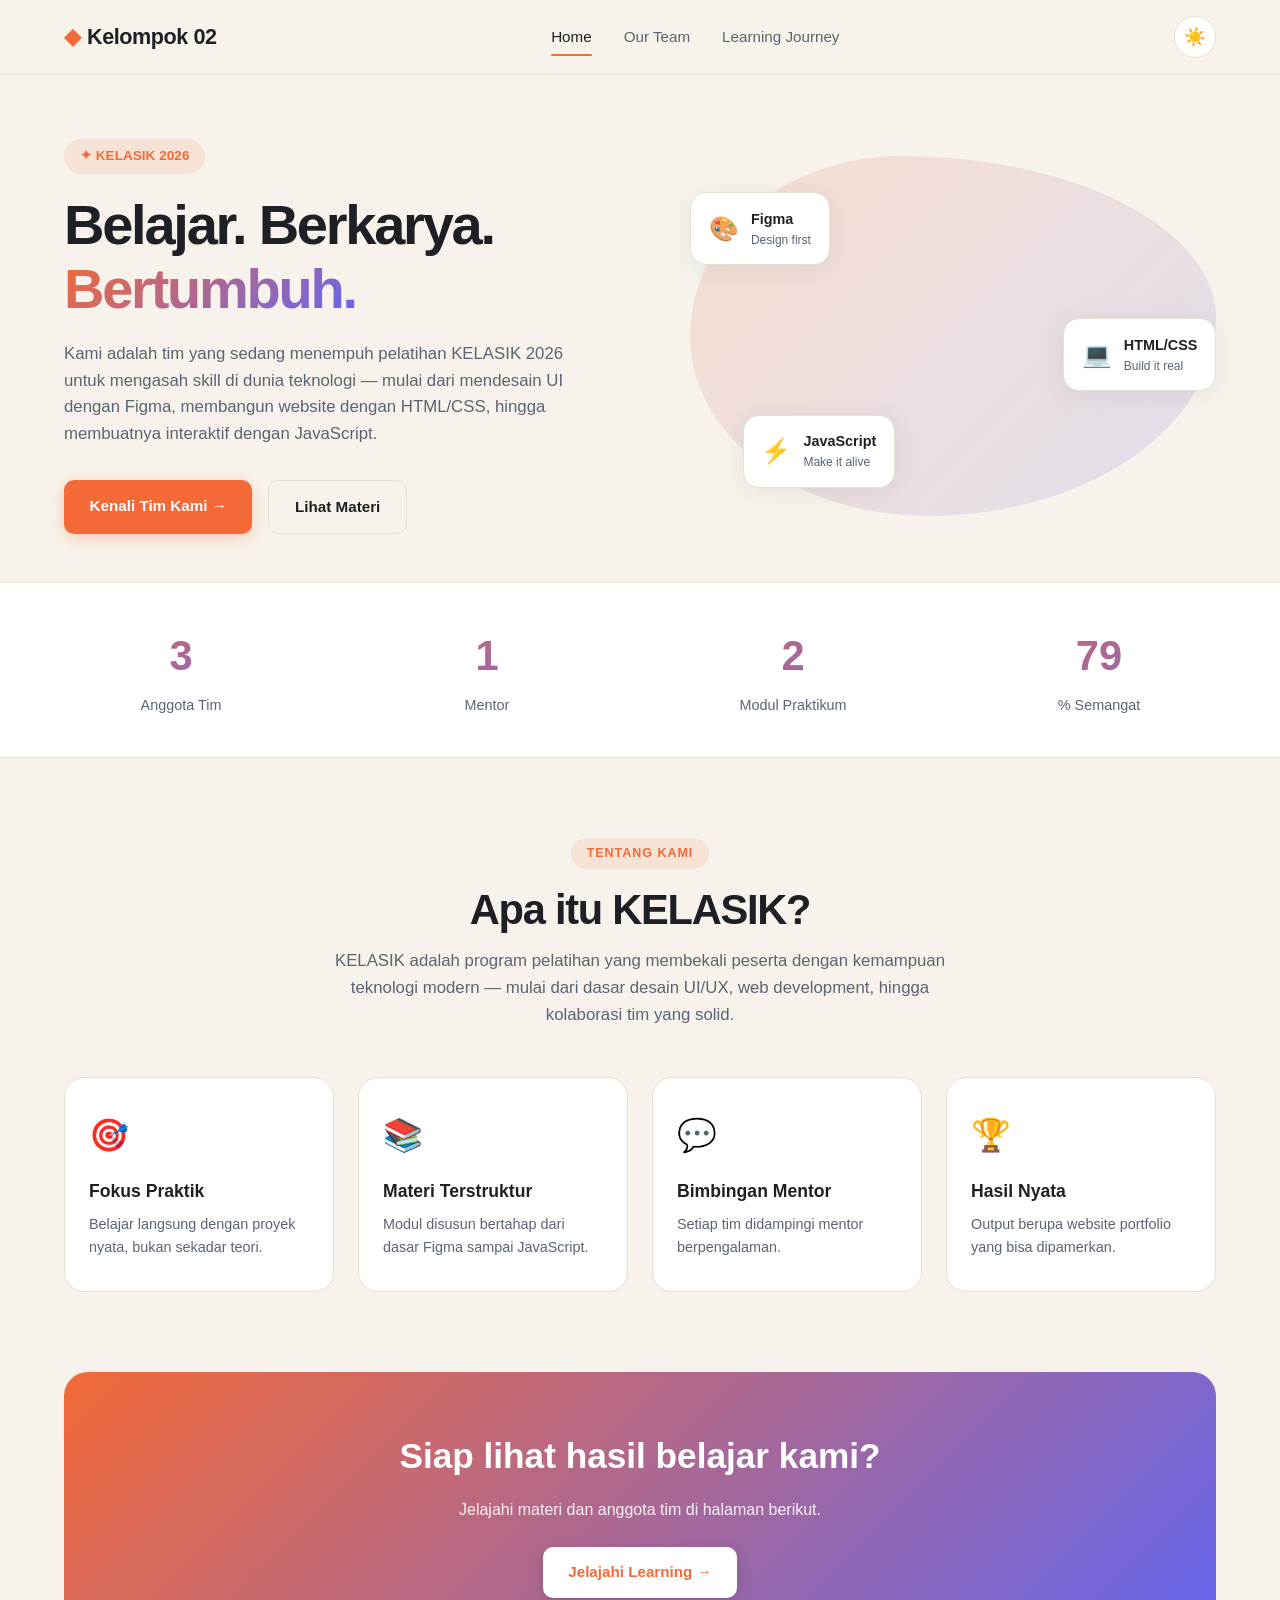
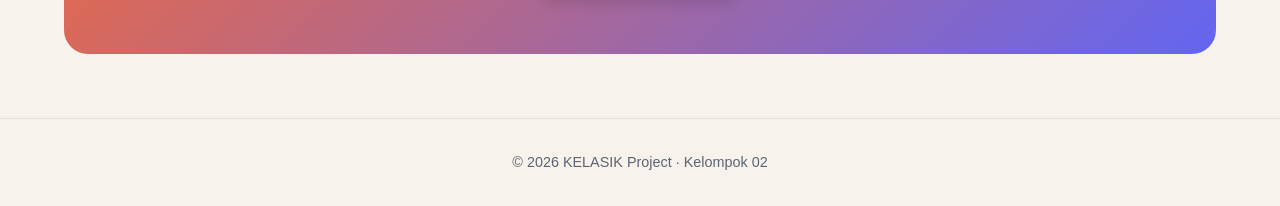
<file: index.html>
<!DOCTYPE html>
<html lang="id" data-theme="light">
<head>
  <meta charset="UTF-8" />
  <meta name="viewport" content="width=device-width, initial-scale=1.0" />
  <title>Home | KELASIK Project</title>
  <link rel="stylesheet" href="css/style.css" />
</head>
<body>

  <!-- ===================== NAVBAR ===================== -->
  <header class="site-header">
    <nav class="navbar" aria-label="Navigasi utama">
      <a class="brand" href="index.html">
        <span class="brand-dot">◆</span> Kelompok 02
      </a>

      <button class="menu-toggle" type="button" aria-expanded="false" aria-controls="navLinks">
        Menu
      </button>

      <div class="nav-links" id="navLinks">
        <a href="index.html" class="active">Home</a>
        <a href="team.html">Our Team</a>
        <a href="learning.html">Learning Journey</a>
      </div>

      <button id="themeToggle" class="theme-btn" aria-label="Ganti tema">
        <span class="icon-sun">☀️</span>
        <span class="icon-moon">🌙</span>
      </button>
    </nav>
  </header>

  <!-- ===================== HERO ===================== -->
  <main>
    <section class="hero">
      <div class="hero-text">
        <span class="badge">✦ KELASIK 2026</span>
        <h1 class="hero-title">
          Belajar. Berkarya.<br />
          <span class="gradient-text">Bertumbuh.</span>
        </h1>
        <p class="hero-desc">
          Kami adalah tim yang sedang menempuh pelatihan KELASIK 2026 untuk
          mengasah skill di dunia teknologi — mulai dari mendesain UI dengan
          Figma, membangun website dengan HTML/CSS, hingga membuatnya interaktif
          dengan JavaScript.
        </p>
        <div class="hero-buttons">
          <a class="button" href="team.html">Kenali Tim Kami →</a>
          <a class="button button-outline" href="learning.html">Lihat Materi</a>
        </div>
      </div>

      <div class="hero-visual">
        <div class="hero-blob"></div>
        <div class="floating-card card-1">
          <span class="card-icon">🎨</span>
          <div>
            <strong>Figma</strong>
            <p>Design first</p>
          </div>
        </div>
        <div class="floating-card card-2">
          <span class="card-icon">💻</span>
          <div>
            <strong>HTML/CSS</strong>
            <p>Build it real</p>
          </div>
        </div>
        <div class="floating-card card-3">
          <span class="card-icon">⚡</span>
          <div>
            <strong>JavaScript</strong>
            <p>Make it alive</p>
          </div>
        </div>
      </div>
    </section>

    <!-- ===================== STATS ===================== -->
    <section class="stats">
      <div class="stats-container">
        <div class="stat-item">
          <h3 class="stat-number" data-count="5">0</h3>
          <p>Anggota Tim</p>
        </div>
        <div class="stat-item">
          <h3 class="stat-number" data-count="2">0</h3>
          <p>Mentor</p>
        </div>
        <div class="stat-item">
          <h3 class="stat-number" data-count="3">0</h3>
          <p>Modul Praktikum</p>
        </div>
        <div class="stat-item">
          <h3 class="stat-number" data-count="100">0</h3>
          <p>% Semangat</p>
        </div>
      </div>
    </section>

    <!-- ===================== ABOUT ===================== -->
    <section class="about">
      <div class="section-header">
        <span class="section-tag">Tentang Kami</span>
        <h2>Apa itu KELASIK?</h2>
        <p>
          KELASIK adalah program pelatihan yang membekali peserta dengan
          kemampuan teknologi modern — mulai dari dasar desain UI/UX,
          web development, hingga kolaborasi tim yang solid.
        </p>
      </div>

      <div class="feature-grid">
        <div class="feature-card">
          <div class="feature-icon">🎯</div>
          <h3>Fokus Praktik</h3>
          <p>Belajar langsung dengan proyek nyata, bukan sekadar teori.</p>
        </div>
        <div class="feature-card">
          <div class="feature-icon">📚</div>
          <h3>Materi Terstruktur</h3>
          <p>Modul disusun bertahap dari dasar Figma sampai JavaScript.</p>
        </div>
        <div class="feature-card">
          <div class="feature-icon">💬</div>
          <h3>Bimbingan Mentor</h3>
          <p>Setiap tim didampingi mentor berpengalaman.</p>
        </div>
        <div class="feature-card">
          <div class="feature-icon">🏆</div>
          <h3>Hasil Nyata</h3>
          <p>Output berupa website portfolio yang bisa dipamerkan.</p>
        </div>
      </div>
    </section>

    <!-- ===================== CTA ===================== -->
    <section class="cta">
      <div class="cta-container">
        <h2>Siap lihat hasil belajar kami?</h2>
        <p>Jelajahi materi dan anggota tim di halaman berikut.</p>
        <a href="learning.html" class="button">Jelajahi Learning →</a>
      </div>
    </section>
  </main>

  <!-- ===================== FOOTER ===================== -->
  <footer class="footer">
    <div class="footer-container">
      <p>© 2026 KELASIK Project · Kelompok 02</p>
    </div>
  </footer>

  <script src="js/main.js" defer></script>
</body>
</html>
</file>
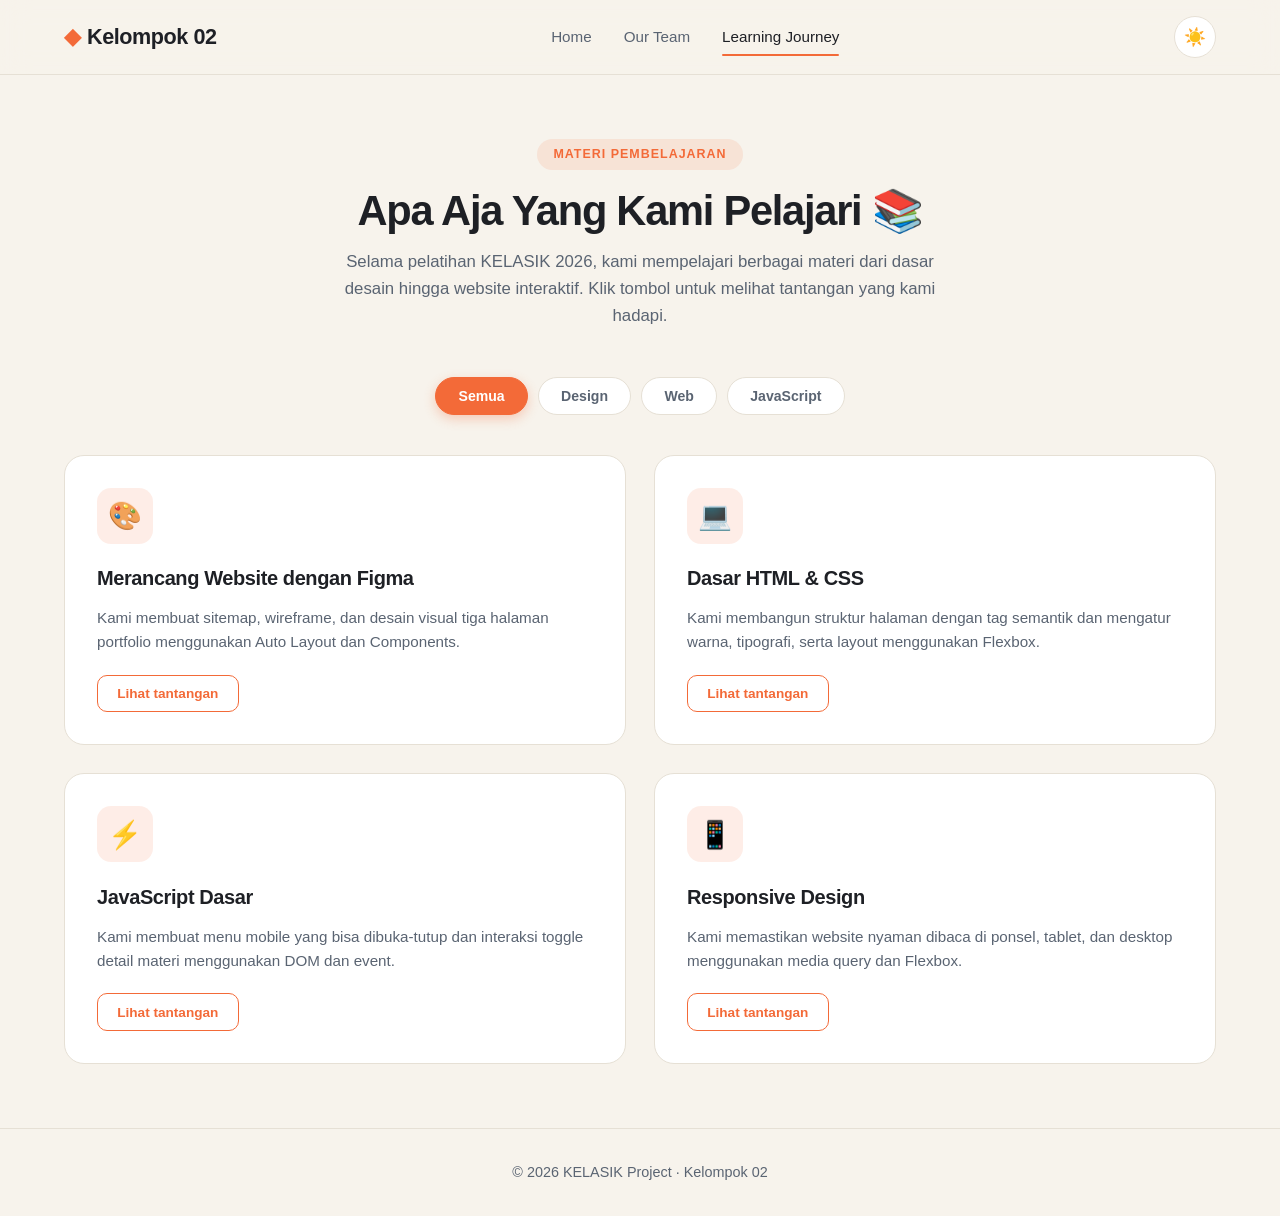
<file: learning.html>
<!DOCTYPE html>
<html lang="id" data-theme="light">
<head>
  <meta charset="UTF-8" />
  <meta name="viewport" content="width=device-width, initial-scale=1.0" />
  <title>Learning Journey | KELASIK Project</title>
  <link rel="stylesheet" href="css/style.css" />
  <link rel="stylesheet" href="css/learning.css" />
</head>
<body>

  <!-- ===================== NAVBAR ===================== -->
  <header class="site-header">
    <nav class="navbar" aria-label="Navigasi utama">
      <a class="brand" href="index.html">
        <span class="brand-dot">◆</span> Kelompok 02
      </a>

      <button class="menu-toggle" type="button" aria-expanded="false" aria-controls="navLinks">
        Menu
      </button>

      <div class="nav-links" id="navLinks">
        <a href="index.html">Home</a>
        <a href="team.html">Our Team</a>
        <a href="learning.html" class="active">Learning Journey</a>
      </div>

      <button id="themeToggle" class="theme-btn" aria-label="Ganti tema">
        <span class="icon-sun">☀️</span>
        <span class="icon-moon">🌙</span>
      </button>
    </nav>
  </header>

  <!-- ===================== LEARNING SECTION ===================== -->
  <main class="page-content">
    <div class="section-header">
      <span class="section-tag">Materi Pembelajaran</span>
      <h1>Apa Aja Yang Kami Pelajari 📚</h1>
      <p>
        Selama pelatihan KELASIK 2026, kami mempelajari berbagai materi dari
        dasar desain hingga website interaktif. Klik tombol untuk melihat
        tantangan yang kami hadapi.
      </p>
    </div>

    <!-- FILTER TABS -->
    <div class="filter-tabs">
      <button class="filter-btn active" data-filter="all">Semua</button>
      <button class="filter-btn" data-filter="design">Design</button>
      <button class="filter-btn" data-filter="web">Web</button>
      <button class="filter-btn" data-filter="js">JavaScript</button>
    </div>

    <!-- MODULE GRID -->
    <div class="module-grid">

      <!-- MODUL 1: FIGMA -->
      <article class="learning-card" data-category="design">
        <div class="learning-icon">🎨</div>
        <h2>Merancang Website dengan Figma</h2>
        <p>
          Kami membuat sitemap, wireframe, dan desain visual tiga halaman
          portfolio menggunakan Auto Layout dan Components.
        </p>

        <button
          class="detail-toggle"
          type="button"
          aria-expanded="false"
          aria-controls="figmaDetail"
        >
          Lihat tantangan
        </button>

        <div class="learning-detail" id="figmaDetail" hidden>
          <p><strong>Tantangan:</strong> Menyamakan spacing tiap halaman.</p>
          <p><strong>Solusi:</strong> Memakai Auto Layout dan komponen.</p>
        </div>
      </article>

      <!-- MODUL 2: HTML CSS -->
      <article class="learning-card" data-category="web">
        <div class="learning-icon">💻</div>
        <h2>Dasar HTML & CSS</h2>
        <p>
          Kami membangun struktur halaman dengan tag semantik dan mengatur
          warna, tipografi, serta layout menggunakan Flexbox.
        </p>

        <button
          class="detail-toggle"
          type="button"
          aria-expanded="false"
          aria-controls="htmlcssDetail"
        >
          Lihat tantangan
        </button>

        <div class="learning-detail" id="htmlcssDetail" hidden>
          <p><strong>Tantangan:</strong> CSS tidak terbaca saat pertama kali.</p>
          <p><strong>Solusi:</strong> Memeriksa path file dan selector class.</p>
        </div>
      </article>

      <!-- MODUL 3: JAVASCRIPT -->
      <article class="learning-card" data-category="js">
        <div class="learning-icon">⚡</div>
        <h2>JavaScript Dasar</h2>
        <p>
          Kami membuat menu mobile yang bisa dibuka-tutup dan interaksi
          toggle detail materi menggunakan DOM dan event.
        </p>

        <button
          class="detail-toggle"
          type="button"
          aria-expanded="false"
          aria-controls="jsDetail"
        >
          Lihat tantangan
        </button>

        <div class="learning-detail" id="jsDetail" hidden>
          <p><strong>Tantangan:</strong> Menu tidak tertutup saat diklik lagi.</p>
          <p><strong>Solusi:</strong> Memakai classList.toggle dan aria-expanded.</p>
        </div>
      </article>

      <!-- MODUL 4: RESPONSIVE -->
      <article class="learning-card" data-category="web">
        <div class="learning-icon">📱</div>
        <h2>Responsive Design</h2>
        <p>
          Kami memastikan website nyaman dibaca di ponsel, tablet, dan
          desktop menggunakan media query dan Flexbox.
        </p>

        <button
          class="detail-toggle"
          type="button"
          aria-expanded="false"
          aria-controls="responsiveDetail"
        >
          Lihat tantangan
        </button>

        <div class="learning-detail" id="responsiveDetail" hidden>
          <p><strong>Tantangan:</strong> Kartu anggota berdesakan di HP.</p>
          <p><strong>Solusi:</strong> Grid menjadi satu kolom pada lebar ≤768px.</p>
        </div>
      </article>

    </div>
  </main>

  <!-- ===================== FOOTER ===================== -->
  <footer class="footer">
    <div class="footer-container">
      <p>© 2026 KELASIK Project · Kelompok 02</p>
    </div>
  </footer>

  <script src="js/main.js" defer></script>
  <script src="js/learning.js" defer></script>
</body>
</html>
</file>
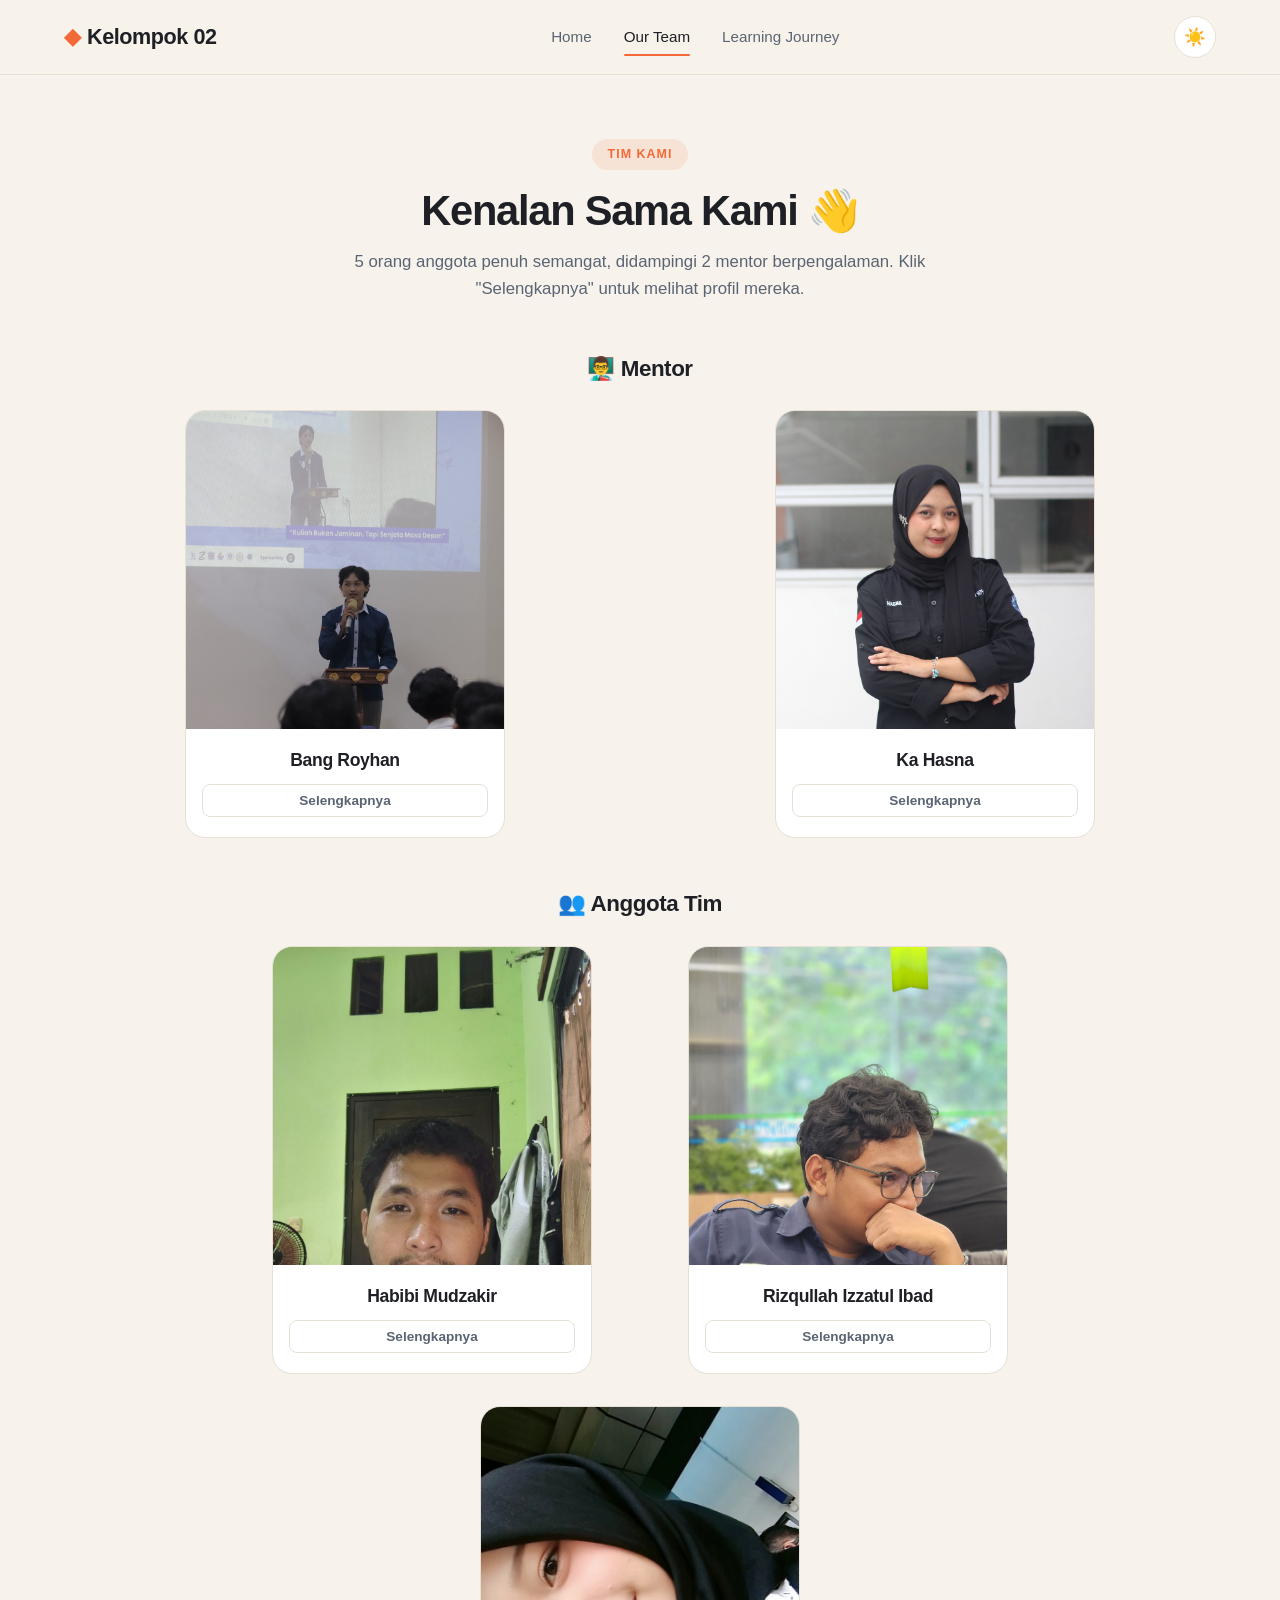
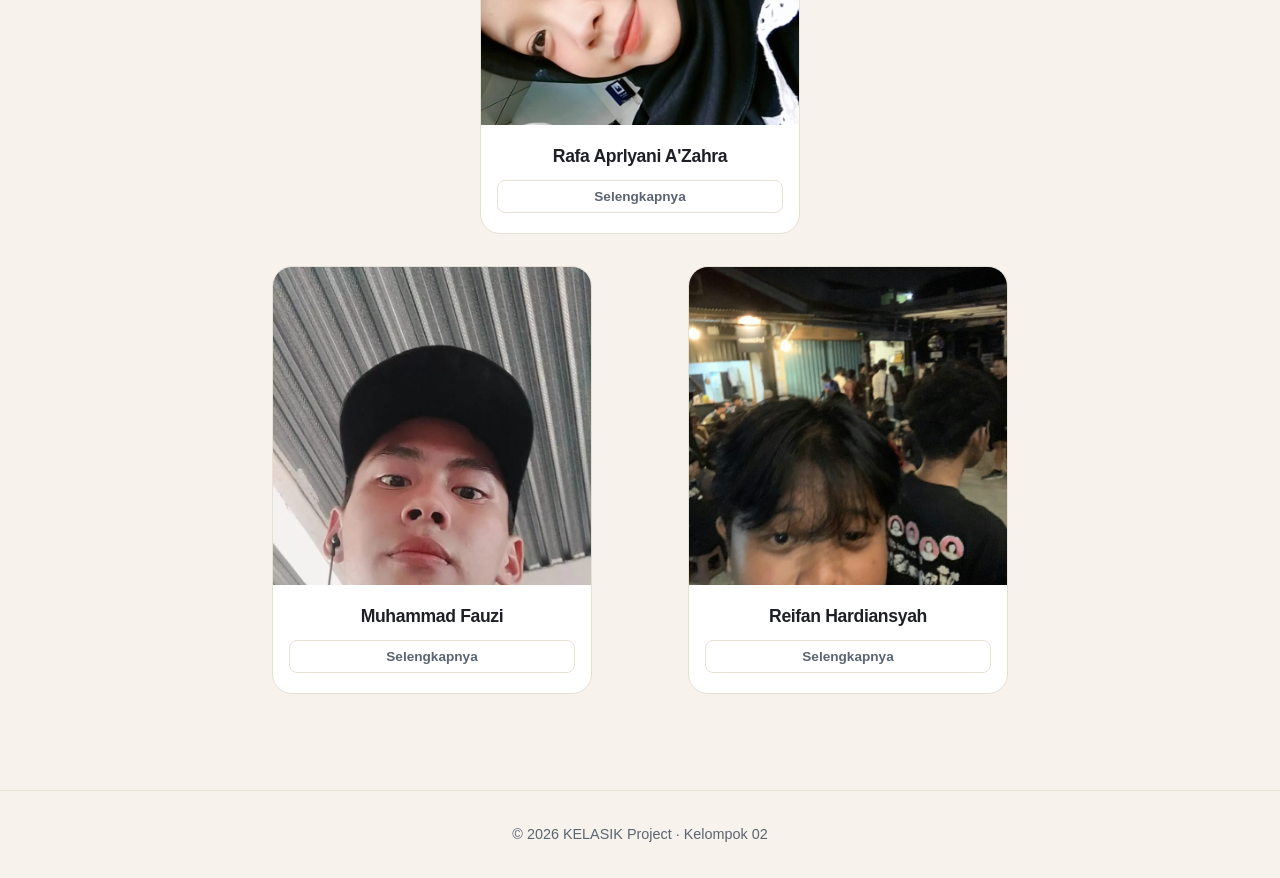
<file: team.html>
<!DOCTYPE html>
<html lang="id" data-theme="light">
<head>
  <meta charset="UTF-8" />
  <meta name="viewport" content="width=device-width, initial-scale=1.0" />
  <title>Our Team | KELASIK Project</title>
  <link rel="stylesheet" href="css/style.css" />
  <link rel="stylesheet" href="css/team.css" />
</head>
<body>

  <!-- ===================== NAVBAR ===================== -->
  <header class="site-header">
    <nav class="navbar" aria-label="Navigasi utama">
      <a class="brand" href="index.html">
        <span class="brand-dot">◆</span> Kelompok 02
      </a>

      <button class="menu-toggle" type="button" aria-expanded="false" aria-controls="navLinks">
        Menu
      </button>

      <div class="nav-links" id="navLinks">
        <a href="index.html">Home</a>
        <a href="team.html" class="active">Our Team</a>
        <a href="learning.html">Learning Journey</a>
      </div>

      <button id="themeToggle" class="theme-btn" aria-label="Ganti tema">
        <span class="icon-sun">☀️</span>
        <span class="icon-moon">🌙</span>
      </button>
    </nav>
  </header>

  <!-- ===================== TEAM SECTION ===================== -->
  <main class="page-content">
    <div class="section-header">
      <span class="section-tag">Tim Kami</span>
      <h1>Kenalan Sama Kami 👋</h1>
      <p>
        5 orang anggota penuh semangat, didampingi 2 mentor berpengalaman.
        Klik "Selengkapnya" untuk melihat profil mereka.
      </p>
    </div>

    <!-- MENTOR -->
    <h2 class="team-subtitle">👨‍🏫 Mentor</h2>
    <div class="team-grid mentor-grid">
      
      <!-- Mentor 1 -->
      <div class="member-card mentor-card">
        <div class="member-photo">
          <img src="images/foto-bang-roy.jpeg" alt="Foto Mentor 1" onerror="this.src='https://ui-avatars.com/api/?name=Mentor+1&background=6366f1&color=fff&size=300'" />
        </div>
        <div class="member-info-simple">
          <h3 class="member-name">Bang Royhan</h3>
          <button class="btn-detail" 
            data-name="Bang Royhan" 
            data-role="Mentor Pembimbing" 
            data-desc="Membimbing tim dari awal pelatihan, memberi arahan teknis, dan memastikan setiap anggota berkembang maksimal." 
            data-tags="Bimbingan,Review,Mentoring">
            Selengkapnya
          </button>
        </div>
      </div>

      <!-- Mentor 2 -->
      <div class="member-card mentor-card">
        <div class="member-photo">
          <img src="images/foto-ka-hasna.jpeg" alt="Foto Mentor 2" onerror="this.src='https://ui-avatars.com/api/?name=Mentor+2&background=8b5cf6&color=fff&size=300'" />
        </div>
        <div class="member-info-simple">
          <h3 class="member-name">Ka Hasna</h3>
          <button class="btn-detail" 
            data-name="Ka Hasna" 
            data-role="Divisi Event" 
            data-desc="Mengawasi kegiatan kelompok 02 dan memberikan informasi terkait kegiatan Mentoring KELASIK." 
            data-tags="Mengawasi, Memberi informasi">
            Selengkapnya
          </button>
        </div>
      </div>
    </div>

    <!-- ANGGOTA -->
    <h2 class="team-subtitle">👥 Anggota Tim</h2>
    <div class="team-grid members-grid">

      <!-- MEMBER 1 -->
      <div class="member-card">
        <div class="member-photo">
          <img src="images/foto-habibi.jpeg" alt="Foto Anggota 1" onerror="this.src='https://ui-avatars.com/api/?name=Member+1&background=6366f1&color=fff&size=300'" />
        </div>
        <div class="member-info-simple">
          <h3 class="member-name">Habibi Mudzakir</h3>
          <button class="btn-detail" 
            data-name="Nama Anggota 1" 
            data-role="Web Developer" 
            data-desc="Bertanggung jawab membangun tampilan antarmuka web, mulai dari layout, styling, hingga responsivitas di semua device." 
            data-tags="HTML,CSS,UI">
            Selengkapnya
          </button>
        </div>
      </div>

      <!-- MEMBER 2 -->
      <div class="member-card">
        <div class="member-photo">
          <img src="images/foto-ibad.jpeg" alt="Foto Anggota 2" onerror="this.src='https://ui-avatars.com/api/?name=Member+2&background=8b5cf6&color=fff&size=300'" />
        </div>
        <div class="member-info-simple">
          <h3 class="member-name">Rizqullah Izzatul Ibad</h3>
          <button class="btn-detail" 
            data-name="Nama Anggota 2" 
            data-role="JavaScript Developer" 
            data-desc="Menangani logika interaksi di halaman web, seperti menu mobile dan toggle detail materi." 
            data-tags="Logic,DOM,Event">
            Selengkapnya
          </button>
        </div>
      </div>

      <!-- MEMBER 3 (Tengah) -->
      <div class="member-card center-card">
        <div class="member-photo">
          <img src="images/foto-ayra.jpeg" alt="Foto Anggota 3" onerror="this.src='https://ui-avatars.com/api/?name=Member+3&background=ec4899&color=fff&size=300'" />
        </div>
        <div class="member-info-simple">
          <h3 class="member-name">Rafa Aprlyani A'Zahra</h3>
          <button class="btn-detail" 
            data-name="Nama Anggota 3" 
            data-role="UI/UX Designer" 
            data-desc="Merancang pengalaman pengguna yang nyaman dan tampilan visual yang estetik, mulai dari wireframe hingga prototype di Figma." 
            data-tags="Figma,Wireframe,Prototype">
            Selengkapnya
          </button>
        </div>
      </div>

      <!-- MEMBER 4 -->
      <div class="member-card">
        <div class="member-photo">
          <img src="images/foto-fauzi.jpeg" alt="Foto Anggota 4" onerror="this.src='https://ui-avatars.com/api/?name=Member+4&background=f59e0b&color=fff&size=300'" />
        </div>
        <div class="member-info-simple">
          <h3 class="member-name">Muhammad Fauzi</h3>
          <button class="btn-detail" 
            data-name="Nama Anggota 4" 
            data-role="Content & Dokumentasi" 
            data-desc="Menyusun materi, dokumentasi proyek, dan memastikan setiap proses pembelajaran terdokumentasi dengan baik." 
            data-tags="Docs,Content,Writing">
            Selengkapnya
          </button>
        </div>
      </div>

      <!-- MEMBER 5 -->
      <div class="member-card">
        <div class="member-photo">
          <img src="images/foto-reifan'.jpeg" alt="Foto Anggota 5" onerror="this.src='https://ui-avatars.com/api/?name=Member+5&background=10b981&color=fff&size=300'" />
        </div>
        <div class="member-info-simple">
          <h3 class="member-name">Reifan Hardiansyah</h3>
          <button class="btn-detail" 
            data-name="Nama Anggota 5" 
            data-role="Project Manager" 
            data-desc="Mengoordinasikan tim, mengatur jadwal, dan memastikan proyek selesai tepat waktu sesuai target." 
            data-tags="Planning,Koordinator,Q&A">
            Selengkapnya
          </button>
        </div>
      </div>

    </div>
  </main>

  <!-- ===================== MODAL / POPUP ===================== -->
  <div class="modal-overlay" id="teamModal">
    <div class="modal-content">
      <button class="modal-close" id="closeModal">&times;</button>
      
      <div class="modal-header">
        <h2 id="modalName">Nama</h2>
        <p class="member-role" id="modalRole">Role</p>
      </div>
      
      <div class="modal-body">
        <p id="modalDesc">Deskripsi...</p>
        <div class="member-contrib" id="modalTags">
          <!-- Tags bakal di-generate JS -->
        </div>
      </div>
    </div>
  </div>

  <!-- ===================== FOOTER ===================== -->
  <footer class="footer">
    <div class="footer-container">
      <p>© 2026 KELASIK Project · Kelompok 02</p>
    </div>
  </footer>

  <script src="js/main.js" defer></script>
  <script src="js/team.js" defer></script>
</body>
</html>
</file>
<file: css/style.css>
/* ===================== VARIABEL & RESET ===================== */
:root {
  --bg: #f7f3ec;
  --bg-soft: #ffffff;
  --text: #1e2025;
  --text-soft: #5a6472;
  --primary: #f36a38;
  --primary-soft: #ff8a5c;
  --accent: #6366f1;
  --border: #e6e0d5;
  --card-shadow: 0 4px 24px rgba(30, 32, 37, 0.08);
  --nav-bg: rgba(247, 243, 236, 0.85);
}

[data-theme="dark"] {
  --bg: #0f1115;
  --bg-soft: #181b22;
  --text: #f1f3f7;
  --text-soft: #9aa3b2;
  --primary: #ff8a5c;
  --primary-soft: #ffa47e;
  --accent: #818cf8;
  --border: #262b36;
  --card-shadow: 0 4px 24px rgba(0, 0, 0, 0.5);
  --nav-bg: rgba(15, 17, 21, 0.85);
}

* {
  margin: 0;
  padding: 0;
  box-sizing: border-box;
}

html {
  scroll-behavior: smooth;
}

body {
  font-family: 'Inter', -apple-system, BlinkMacSystemFont, 'Segoe UI', Arial, sans-serif;
  background: var(--bg);
  color: var(--text);
  line-height: 1.6;
  transition: background 0.3s ease, color 0.3s ease;
}

a {
  text-decoration: none;
  color: inherit;
}

img {
  max-width: 100%;
  height: auto;
  display: block;
}

/* ===================== NAVBAR ===================== */
.site-header {
  position: sticky;
  top: 0;
  z-index: 100;
  background: var(--nav-bg);
  backdrop-filter: blur(14px);
  -webkit-backdrop-filter: blur(14px);
  border-bottom: 1px solid var(--border);
}

.navbar {
  max-width: 1200px;
  margin: 0 auto;
  padding: 1rem 1.5rem;
  display: flex;
  align-items: center;
  justify-content: space-between;
  gap: 1.5rem;
  flex-wrap: wrap;
}

.brand {
  font-size: 1.35rem;
  font-weight: 800;
  letter-spacing: -0.02em;
  display: flex;
  align-items: center;
  gap: 0.4rem;
}

.brand-dot {
  color: var(--primary);
}

.nav-links {
  display: flex;
  gap: 2rem;
  align-items: center;
}

.nav-links a {
  font-weight: 500;
  color: var(--text-soft);
  font-size: 0.95rem;
  transition: color 0.2s;
  position: relative;
  padding: 0.2rem 0;
}

.nav-links a:hover,
.nav-links a.active {
  color: var(--text);
}

.nav-links a.active::after {
  content: '';
  position: absolute;
  bottom: -4px;
  left: 0;
  width: 100%;
  height: 2px;
  background: var(--primary);
  border-radius: 2px;
}

/* Tombol menu mobile */
.menu-toggle {
  display: none;
  padding: 10px 14px;
  border: 1px solid var(--border);
  background: transparent;
  color: var(--text);
  border-radius: 8px;
  cursor: pointer;
  font-weight: 600;
  font-size: 0.9rem;
}

/* Tombol tema */
.theme-btn {
  background: var(--bg-soft);
  border: 1px solid var(--border);
  border-radius: 999px;
  width: 42px;
  height: 42px;
  cursor: pointer;
  display: flex;
  align-items: center;
  justify-content: center;
  font-size: 1.1rem;
  transition: transform 0.2s, background 0.2s;
}

.theme-btn:hover {
  transform: scale(1.08);
}

[data-theme="light"] .icon-moon {
  display: none;
}

[data-theme="dark"] .icon-sun {
  display: none;
}

/* ===================== TOMBOL ===================== */
.button {
  display: inline-block;
  padding: 0.85rem 1.6rem;
  border-radius: 10px;
  font-weight: 600;
  font-size: 0.95rem;
  cursor: pointer;
  transition: all 0.25s ease;
  border: none;
  background: var(--primary);
  color: #fff;
  box-shadow: 0 4px 16px rgba(243, 106, 56, 0.3);
}

.button:hover {
  background: var(--primary-soft);
  transform: translateY(-2px);
  box-shadow: 0 8px 24px rgba(243, 106, 56, 0.4);
}

.button-outline {
  background: transparent;
  color: var(--text);
  border: 1px solid var(--border);
  box-shadow: none;
}

.button-outline:hover {
  border-color: var(--primary);
  color: var(--primary);
  background: transparent;
}

/* ===================== SECTION HEADER ===================== */
.section-header {
  text-align: center;
  max-width: 640px;
  margin: 0 auto 3rem;
}

.section-tag {
  display: inline-block;
  font-size: 0.78rem;
  font-weight: 700;
  letter-spacing: 0.08em;
  text-transform: uppercase;
  color: var(--primary);
  background: rgba(243, 106, 56, 0.12);
  padding: 0.35rem 1rem;
  border-radius: 999px;
  margin-bottom: 1rem;
}

.section-header h1,
.section-header h2 {
  font-size: clamp(1.8rem, 4vw, 2.6rem);
  font-weight: 800;
  letter-spacing: -0.03em;
  line-height: 1.2;
  margin-bottom: 0.8rem;
}

.section-header p {
  color: var(--text-soft);
  font-size: 1.05rem;
}

/* ===================== HERO ===================== */
.hero {
  max-width: 1200px;
  margin: 0 auto;
  padding: 4rem 1.5rem 3rem;
  display: flex;
  align-items: center;
  gap: 3rem;
}

.hero-text {
  flex: 1.1;
}

.badge {
  display: inline-block;
  background: rgba(243, 106, 56, 0.12);
  color: var(--primary);
  padding: 0.4rem 1rem;
  border-radius: 999px;
  font-size: 0.85rem;
  font-weight: 700;
  margin-bottom: 1.2rem;
}

.hero-title {
  font-size: clamp(2.2rem, 5vw, 3.5rem);
  font-weight: 800;
  letter-spacing: -0.04em;
  line-height: 1.15;
  margin-bottom: 1.2rem;
}

.gradient-text {
  background: linear-gradient(135deg, var(--primary), var(--accent));
  -webkit-background-clip: text;
  -webkit-text-fill-color: transparent;
  background-clip: text;
}

.hero-desc {
  color: var(--text-soft);
  font-size: 1.05rem;
  margin-bottom: 2rem;
  max-width: 520px;
}

.hero-buttons {
  display: flex;
  gap: 1rem;
  flex-wrap: wrap;
}

.hero-visual {
  position: relative;
  flex: 1;
  min-height: 360px;
}

.hero-blob {
  position: absolute;
  inset: 0;
  background: linear-gradient(135deg, var(--primary), var(--accent));
  border-radius: 40% 60% 55% 45% / 50% 45% 55% 50%;
  opacity: 0.15;
  animation: blobMorph 8s ease-in-out infinite;
}

@keyframes blobMorph {
  0%, 100% { border-radius: 40% 60% 55% 45% / 50% 45% 55% 50%; }
  50% { border-radius: 55% 45% 40% 60% / 45% 60% 40% 55%; }
}

.floating-card {
  position: absolute;
  background: var(--bg-soft);
  border: 1px solid var(--border);
  border-radius: 16px;
  padding: 0.9rem 1.1rem;
  display: flex;
  align-items: center;
  gap: 0.75rem;
  box-shadow: var(--card-shadow);
  animation: float 4s ease-in-out infinite;
  z-index: 2;
}

.floating-card strong {
  font-size: 0.9rem;
  display: block;
}

.floating-card p {
  font-size: 0.75rem;
  color: var(--text-soft);
  margin: 0;
}

.card-icon {
  font-size: 1.5rem;
}

.card-1 {
  top: 10%;
  left: 0;
  animation-delay: 0s;
}

.card-2 {
  top: 45%;
  right: 0;
  animation-delay: 1.5s;
}

.card-3 {
  bottom: 8%;
  left: 10%;
  animation-delay: 3s;
}

@keyframes float {
  0%, 100% { transform: translateY(0); }
  50% { transform: translateY(-14px); }
}

/* ===================== STATS ===================== */
.stats {
  background: var(--bg-soft);
  border-top: 1px solid var(--border);
  border-bottom: 1px solid var(--border);
  padding: 2.5rem 1.5rem;
}

.stats-container {
  max-width: 1200px;
  margin: 0 auto;
  display: grid;
  grid-template-columns: repeat(4, 1fr);
  gap: 1.5rem;
  text-align: center;
}

.stat-number {
  font-size: clamp(1.8rem, 4vw, 2.6rem);
  font-weight: 800;
  background: linear-gradient(135deg, var(--primary), var(--accent));
  -webkit-background-clip: text;
  -webkit-text-fill-color: transparent;
  background-clip: text;
}

.stat-item p {
  color: var(--text-soft);
  font-size: 0.9rem;
  margin-top: 0.3rem;
}

/* ===================== ABOUT ===================== */
.about {
  max-width: 1200px;
  margin: 0 auto;
  padding: 5rem 1.5rem;
}

.feature-grid {
  display: grid;
  grid-template-columns: repeat(auto-fit, minmax(220px, 1fr));
  gap: 1.5rem;
}

.feature-card {
  background: var(--bg-soft);
  border: 1px solid var(--border);
  border-radius: 20px;
  padding: 2rem 1.5rem;
  transition: transform 0.25s, box-shadow 0.25s, border-color 0.25s;
}

.feature-card:hover {
  transform: translateY(-6px);
  box-shadow: var(--card-shadow);
  border-color: var(--primary);
}

.feature-icon {
  font-size: 2rem;
  margin-bottom: 1rem;
}

.feature-card h3 {
  font-size: 1.1rem;
  margin-bottom: 0.5rem;
}

.feature-card p {
  color: var(--text-soft);
  font-size: 0.9rem;
}

/* ===================== CTA ===================== */
.cta {
  max-width: 1200px;
  margin: 0 auto 4rem;
  padding: 0 1.5rem;
}

.cta-container {
  background: linear-gradient(135deg, var(--primary), var(--accent));
  color: #fff;
  border-radius: 24px;
  padding: 3.5rem 2rem;
  text-align: center;
}

.cta-container h2 {
  font-size: clamp(1.6rem, 3vw, 2.2rem);
  font-weight: 800;
  margin-bottom: 0.8rem;
}

.cta-container p {
  opacity: 0.9;
  margin-bottom: 1.5rem;
}

.cta-container .button {
  background: #fff;
  color: var(--primary);
  box-shadow: 0 4px 16px rgba(0, 0, 0, 0.15);
}

.cta-container .button:hover {
  background: #fff;
  transform: translateY(-2px);
}

/* ===================== PAGE CONTENT ===================== */
.page-content {
  max-width: 1200px;
  margin: 0 auto;
  padding: 4rem 1.5rem;
}

/* ===================== FOOTER ===================== */
.footer {
  border-top: 1px solid var(--border);
  padding: 2rem 1.5rem;
  text-align: center;
}

.footer-container p {
  color: var(--text-soft);
  font-size: 0.9rem;
}

/* ===================== RESPONSIVE GLOBAL ===================== */
@media (max-width: 900px) {
  .hero {
    flex-direction: column;
    padding: 3rem 1.5rem 2rem;
    gap: 2rem;
  }

  .hero-visual {
    width: 100%;
    min-height: 280px;
  }

  .hero-desc {
    max-width: 100%;
  }

  .stats-container {
    grid-template-columns: repeat(2, 1fr);
  }
}

@media (max-width: 768px) {
  .menu-toggle {
    display: inline-block;
    order: 3;
  }

  .theme-btn {
    order: 2;
  }

  .nav-links {
    display: none;
    width: 100%;
    flex-direction: column;
    gap: 0.75rem;
    padding: 1rem 0;
    order: 4;
    border-top: 1px solid var(--border);
    margin-top: 0.5rem;
  }

  .nav-links.is-open {
    display: flex;
  }

  .nav-links a.active::after {
    display: none;
  }

  .nav-links a.active {
    color: var(--primary);
    font-weight: 700;
  }

  .hero-title {
    font-size: 2.2rem;
  }

  .about {
    padding: 3rem 1.5rem;
  }

  .page-content {
    padding: 2.5rem 1.5rem;
  }

  .cta-container {
    padding: 2.5rem 1.5rem;
  }
}

@media (max-width: 480px) {
  .stats-container {
    grid-template-columns: 1fr;
  }

  .hero-buttons {
    flex-direction: column;
    width: 100%;
  }

  .hero-buttons .button {
    text-align: center;
    width: 100%;
  }
}
</file>
<file: css/learning.css>
/* ===================== LEARNING PAGE ===================== */
.filter-tabs {
  display: flex;
  flex-wrap: wrap;
  gap: 0.6rem;
  justify-content: center;
  margin-bottom: 2.5rem;
}

.filter-btn {
  padding: 0.6rem 1.4rem;
  border-radius: 999px;
  border: 1px solid var(--border);
  background: var(--bg-soft);
  color: var(--text-soft);
  font-weight: 600;
  font-size: 0.88rem;
  cursor: pointer;
  transition: all 0.25s ease;
}

.filter-btn:hover {
  color: var(--text);
  border-color: var(--primary);
}

.filter-btn.active {
  background: var(--primary);
  color: #fff;
  border-color: var(--primary);
  box-shadow: 0 4px 12px rgba(243, 106, 56, 0.3);
}

/* Grid kartu materi */
.module-grid {
  display: grid;
  grid-template-columns: repeat(2, 1fr);
  gap: 1.75rem;
}

/* Kartu materi */
.learning-card {
  background: var(--bg-soft);
  border: 1px solid var(--border);
  border-radius: 20px;
  padding: 2rem;
  display: flex;
  flex-direction: column;
  gap: 0.75rem;
  transition: transform 0.3s ease, box-shadow 0.3s ease, border-color 0.3s ease;
  position: relative;
  overflow: hidden;
}

.learning-card::before {
  content: '';
  position: absolute;
  top: 0;
  left: 0;
  width: 100%;
  height: 4px;
  background: linear-gradient(90deg, var(--primary), var(--accent));
  transform: scaleX(0);
  transform-origin: left;
  transition: transform 0.4s ease;
}

.learning-card:hover {
  transform: translateY(-6px);
  box-shadow: var(--card-shadow);
  border-color: var(--primary);
}

.learning-card:hover::before {
  transform: scaleX(1);
}

.learning-icon {
  width: 56px;
  height: 56px;
  border-radius: 14px;
  background: rgba(243, 106, 56, 0.12);
  display: flex;
  align-items: center;
  justify-content: center;
  font-size: 1.7rem;
  margin-bottom: 0.4rem;
}

.learning-card h2 {
  font-size: 1.25rem;
  font-weight: 700;
  letter-spacing: -0.02em;
}

.learning-card > p {
  color: var(--text-soft);
  font-size: 0.95rem;
  line-height: 1.6;
}

/* Tombol toggle detail */
.detail-toggle {
  align-self: flex-start;
  padding: 0.65rem 1.2rem;
  border: 1px solid var(--primary);
  border-radius: 10px;
  background: transparent;
  color: var(--primary);
  font-weight: 600;
  font-size: 0.85rem;
  cursor: pointer;
  transition: all 0.25s ease;
  margin-top: 0.5rem;
}

.detail-toggle:hover {
  background: var(--primary);
  color: #fff;
}

/* Detail yang bisa dibuka-tutup */
.learning-detail {
  margin-top: 0.5rem;
  padding: 1rem 1.1rem;
  border-radius: 12px;
  background: rgba(243, 106, 56, 0.06);
  border-left: 3px solid var(--primary);
  animation: fadeIn 0.3s ease;
}

.learning-detail[hidden] {
  display: none;
}

.learning-detail p {
  font-size: 0.88rem;
  color: var(--text-soft);
  line-height: 1.6;
  margin-bottom: 0.4rem;
}

.learning-detail p:last-child {
  margin-bottom: 0;
}

.learning-detail strong {
  color: var(--text);
  font-weight: 700;
}

@keyframes fadeIn {
  from {
    opacity: 0;
    transform: translateY(-6px);
  }
  to {
    opacity: 1;
    transform: translateY(0);
  }
}

.learning-card.hide {
  display: none;
}

/* ===================== RESPONSIVE LEARNING ===================== */
@media (max-width: 900px) {
  .module-grid {
    grid-template-columns: 1fr;
  }
}

@media (max-width: 480px) {
  .learning-card {
    padding: 1.5rem;
  }

  .learning-icon {
    width: 48px;
    height: 48px;
    font-size: 1.4rem;
  }
}
</file>
<file: css/team.css>
/* ===================== TEAM PAGE ===================== */
.team-subtitle {
  font-size: 1.4rem;
  font-weight: 700;
  margin-bottom: 1.5rem;
  letter-spacing: -0.02em;
  text-align: center;
}

/* --- MENTOR GRID --- */
.mentor-grid {
  display: flex;
  flex-wrap: wrap;
  justify-content: center;
  gap: 1.75rem;
  margin-bottom: 3rem;
}

/* --- ANGGOTA GRID (DIPAKSA 2-1-2) --- */
.members-grid {
  display: grid;
  grid-template-columns: repeat(2, 1fr); /* Paksa 2 kolom pas di desktop */
  gap: 2rem;
  margin-bottom: 2rem;
  max-width: 800px; /* Biar gak melar ke samping */
  margin-left: auto;
  margin-right: auto;
}

/* Trik biar kartu ke-3 (tengah) turun ke bawah dan posisinya di tengah */
.members-grid .member-card:nth-child(3) {
  grid-column: 1 / -1; /* Ambil 2 kolom sekaligus */
  justify-self: center; /* Taruh di tengah */
  width: 100%;
  max-width: 320px;
}

/* --- KARTU UMUM --- */
.member-card {
  background: var(--bg-soft);
  border: 1px solid var(--border);
  border-radius: 20px;
  overflow: hidden;
  transition: transform 0.3s ease, box-shadow 0.3s ease, border-color 0.3s ease;
  display: flex;
  flex-direction: column;
  width: 100%;
  max-width: 320px;
  margin: 0 auto; /* Biar selalu ke tengah */
}

.member-card:hover {
  transform: translateY(-6px);
  box-shadow: var(--card-shadow);
  border-color: var(--primary);
}

/* --- FOTO (Anti Kepotong) --- */
.member-photo {
  width: 100%;
  aspect-ratio: 1 / 1; /* Kotak persegi sempurna */
  overflow: hidden;
  background-color: var(--bg); 
  display: flex;
  align-items: center;
  justify-content: center;
}

.member-photo img {
  width: 100%;
  height: 100%;
  object-fit: cover; /* Balik ke cover, tapi karena persegi, foto lanskap/portrait aman */
  object-position: center top; /* Fokus ke muka (atas) */
  transition: transform 0.4s ease;
}

.member-card:hover .member-photo img {
  transform: scale(1.05);
}

/* --- INFO SEDERHANA (Nama & Tombol) --- */
.member-info-simple {
  padding: 1.25rem 1rem;
  text-align: center;
  display: flex;
  flex-direction: column;
  gap: 0.75rem;
  flex: 1;
  justify-content: space-between;
}

.member-name {
  font-size: 1.1rem;
  font-weight: 700;
  letter-spacing: -0.02em;
  line-height: 1.3;
}

/* --- TOMBOL SELENGKAPNYA --- */
.btn-detail {
  background: transparent;
  color: var(--text-soft);
  border: 1px solid var(--border);
  padding: 0.5rem 1rem;
  border-radius: 8px;
  font-size: 0.85rem;
  font-weight: 600;
  cursor: pointer;
  transition: all 0.25s ease;
  width: 100%;
}

.btn-detail:hover {
  background: var(--primary);
  color: #fff;
  border-color: var(--primary);
}

/* --- ROLE & TAG DI DALAM MODAL --- */
.member-role {
  font-size: 0.85rem;
  font-weight: 700;
  color: var(--primary);
  text-transform: uppercase;
  letter-spacing: 0.04em;
  margin-bottom: 1rem;
}

.member-contrib {
  display: flex;
  flex-wrap: wrap;
  gap: 0.5rem;
  margin-top: 1rem;
}

.contrib-tag {
  font-size: 0.75rem;
  font-weight: 600;
  padding: 0.35rem 0.8rem;
  border-radius: 999px;
  background: rgba(243, 106, 56, 0.1);
  color: var(--primary);
  border: 1px solid rgba(243, 106, 56, 0.2);
}

/* ===================== MODAL POPUP (AESTHETIC) ===================== */
.modal-overlay {
  position: fixed;
  inset: 0;
  background: rgba(0, 0, 0, 0.6);
  backdrop-filter: blur(6px);
  -webkit-backdrop-filter: blur(6px);
  display: flex;
  align-items: center;
  justify-content: center;
  padding: 1.5rem;
  z-index: 1000;
  opacity: 0;
  visibility: hidden;
  transition: opacity 0.3s ease, visibility 0.3s ease;
}

.modal-overlay.active {
  opacity: 1;
  visibility: visible;
}

.modal-content {
  background: var(--bg-soft);
  border: 1px solid var(--border);
  border-radius: 24px;
  padding: 2.5rem 2rem;
  max-width: 480px;
  width: 100%;
  position: relative;
  transform: translateY(20px) scale(0.95);
  transition: transform 0.3s cubic-bezier(0.175, 0.885, 0.32, 1.275);
  box-shadow: 0 20px 40px rgba(0, 0, 0, 0.2);
}

.modal-overlay.active .modal-content {
  transform: translateY(0) scale(1);
}

.modal-close {
  position: absolute;
  top: 1.25rem;
  right: 1.25rem;
  background: var(--bg);
  border: 1px solid var(--border);
  color: var(--text-soft);
  width: 36px;
  height: 36px;
  border-radius: 50%;
  font-size: 1.2rem;
  cursor: pointer;
  display: flex;
  align-items: center;
  justify-content: center;
  transition: all 0.2s;
}

.modal-close:hover {
  background: var(--primary);
  color: white;
  border-color: var(--primary);
}

.modal-body p {
  color: var(--text-soft);
  font-size: 1rem;
  line-height: 1.6;
}

/* ===================== RESPONSIVE TEAM ===================== */
@media (max-width: 768px) {
  /* Di HP, ubah jadi 1 kolom */
  .members-grid {
    grid-template-columns: 1fr; 
  }
  
  /* Reset posisi kartu ke-3 biar gak aneh */
  .members-grid .member-card:nth-child(3) {
    grid-column: auto;
    max-width: 100%;
  }
  
  .member-card {
    max-width: 100%; /* Kartu penuh di HP */
  }
  
  .modal-content {
    padding: 2rem 1.5rem;
  }
}
</file>
